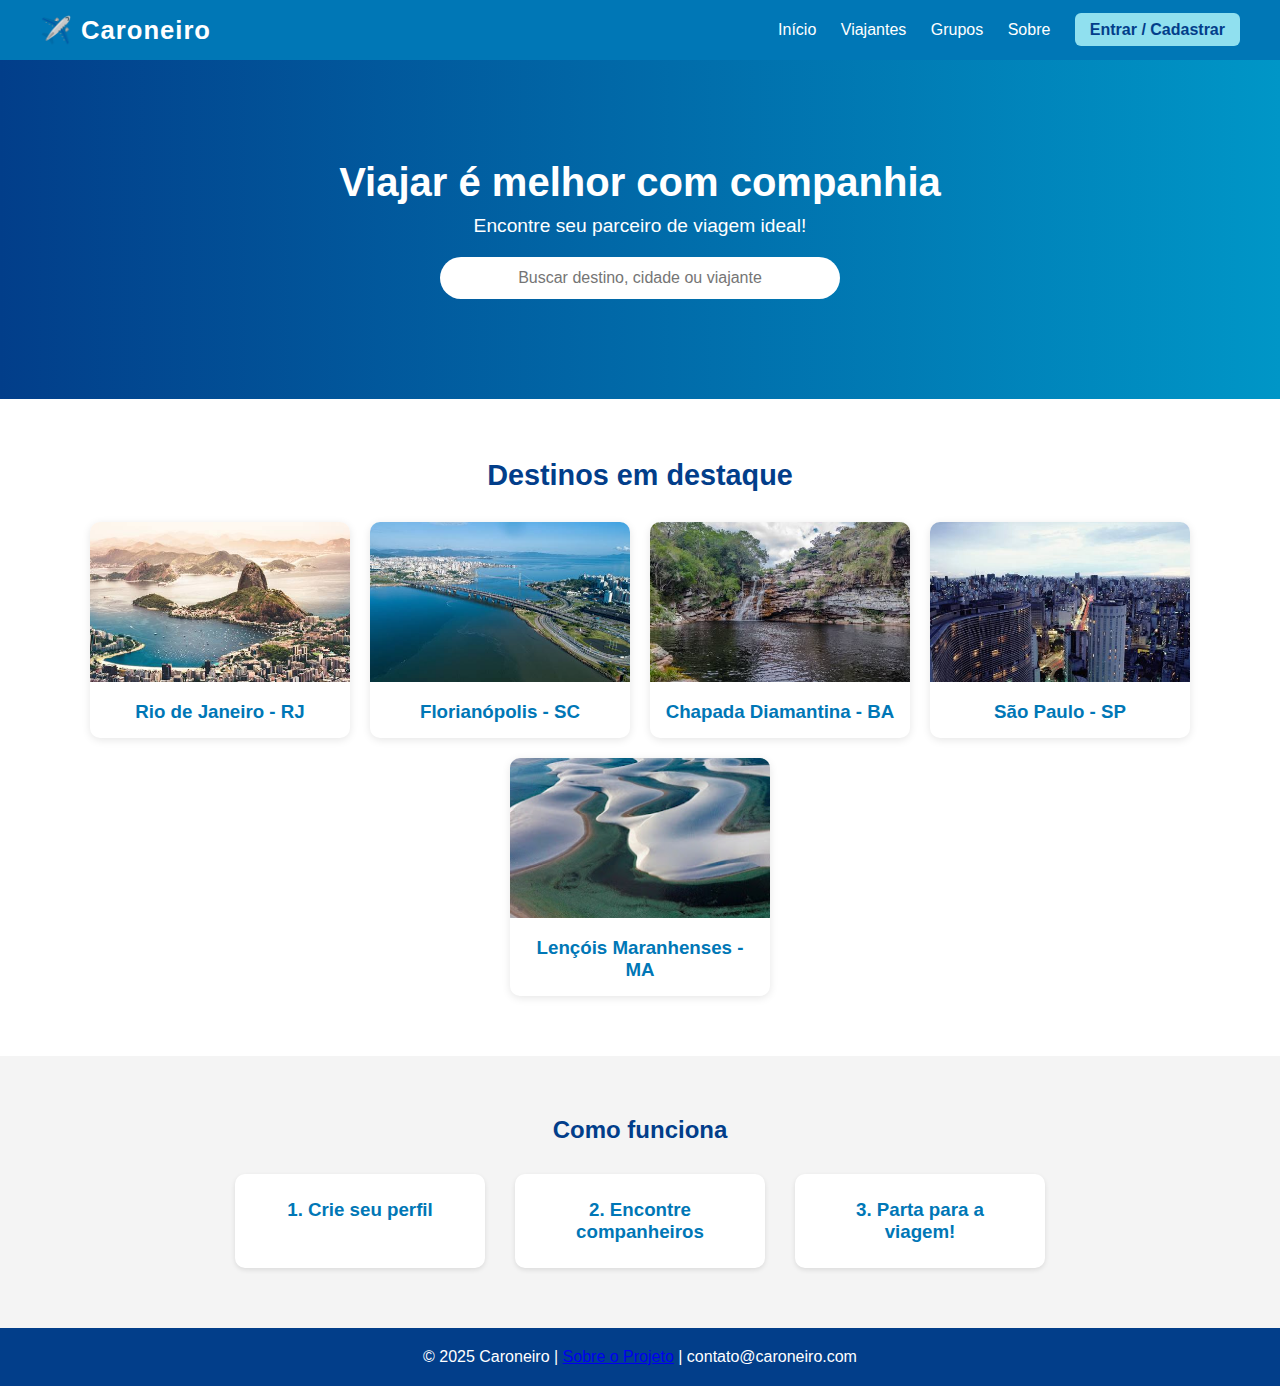
<file: index.html>
<!DOCTYPE html>
<html lang="pt-br">
<head>
  <meta charset="UTF-8">
  <meta name="viewport" content="width=device-width, initial-scale=1.0">
  <title>Caroneiro Encontre sua companhia de viagem</title>
  <link rel="stylesheet" href="css/style.css">
</head>
<body>

  <header>
    <div class="logo">✈️ Caroneiro</div>
    <nav>
      <a href="index.html">Início</a>
      <a href="perfil.html">Viajantes</a>
      <a href="chat.html">Grupos</a>
      <a href="sobre.html">Sobre</a>
      <a href="login.html" class="btn-login" id="loginBtn">Entrar / Cadastrar</a>
    </nav>
  </header>

  <section class="banner">
    <h1>Viajar é melhor com companhia</h1>
    <p>Encontre seu parceiro de viagem ideal!</p>
    <input type="text" id="busca" placeholder="Buscar destino, cidade ou viajante">
  </section>

  <section class="destinos">
    <h2>Destinos em destaque</h2>
    <div class="cards" id="destinosContainer"></div>
  </section>

  <section class="como-funciona">
    <h2>Como funciona</h2>
    <div class="passos">
      <div class="passo"><h3>1. Crie seu perfil</h3></div>
      <div class="passo"><h3>2. Encontre companheiros</h3></div>
      <div class="passo"><h3>3. Parta para a viagem!</h3></div>
    </div>
  </section>

  <footer>
    <p>© 2025 Caroneiro | <a href="sobre.html">Sobre o Projeto</a> | contato@caroneiro.com</p>
  </footer>

  <script src="JavaScript/main.JS"></script>
</body>
</html>
</file>
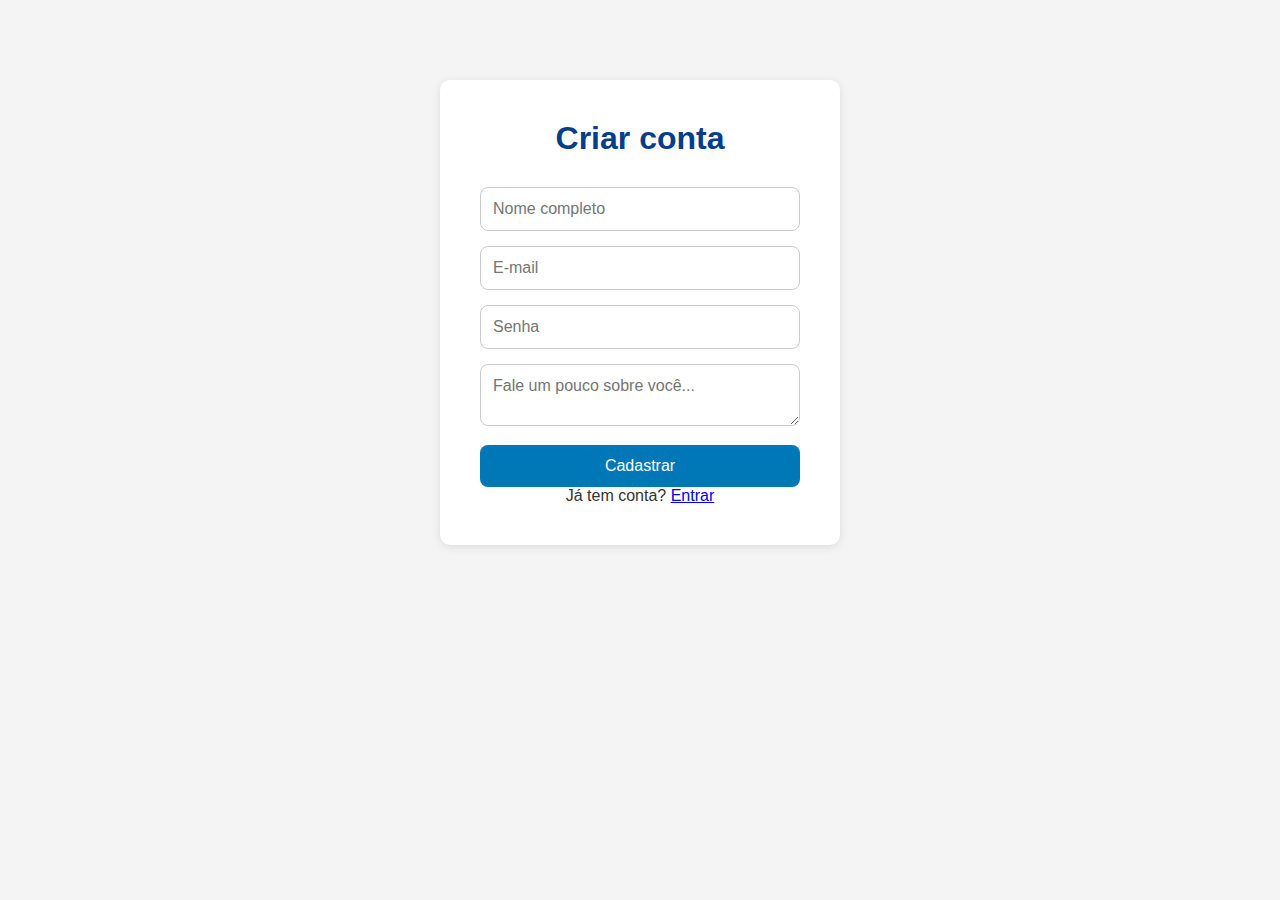
<file: cadastro.html>
<!DOCTYPE html>
<html lang="pt-br">
<head>
  <meta charset="UTF-8">
  <meta name="viewport" content="width=device-width, initial-scale=1.0">
  <title>Cadastro - Caroneiro</title>
  <link rel="stylesheet" href="css/style.css">
</head>
<body>
  <main class="login">
    <h1>Criar conta</h1>
    <input type="text" id="nomeCadastro" placeholder="Nome completo">
    <input type="email" id="emailCadastro" placeholder="E-mail">
    <input type="password" id="senhaCadastro" placeholder="Senha">
    <textarea id="bioCadastro" placeholder="Fale um pouco sobre você..."></textarea>
    <button id="btnCadastrar">Cadastrar</button>
    <p>Já tem conta? <a href="login.html">Entrar</a></p>
  </main>

  <script src="JavaScript/login.js"></script>
</body>
</html>
</file>
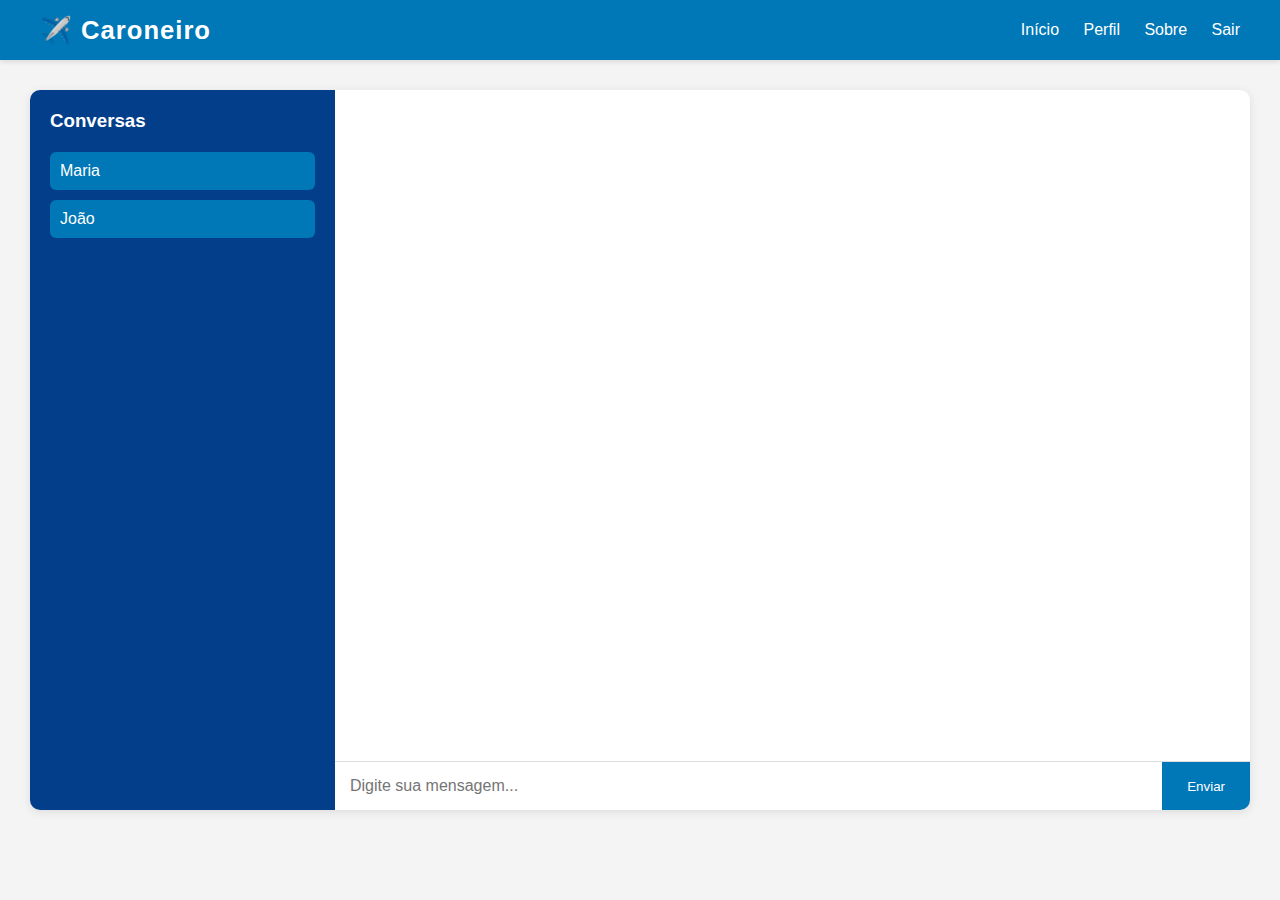
<file: chat.html>
<!DOCTYPE html>
<html lang="pt-br">
<head>
  <meta charset="UTF-8">
  <meta name="viewport" content="width=device-width, initial-scale=1.0">
  <title>Chat Automatico</title>
  <link rel="stylesheet" href="css/style.css">
</head>
<body>

  <header>
    <div class="logo">✈️ Caroneiro</div>
    <nav>
      <a href="index.html">Início</a>
      <a href="perfil.html">Perfil</a>
      <a href="sobre.html">Sobre</a>
      <a href="#" id="logout">Sair</a>
    </nav>
  </header>

  <main class="chat-container">
    <aside class="chat-lista">
      <h3>Conversas</h3>
      <ul>
        <li>Maria</li>
        <li>João</li>
      </ul>
    </aside>

    <section class="chat-area">
      <div id="chatBox" class="chat-box"></div>
      <div class="input-area">
        <input type="text" id="msgInput" placeholder="Digite sua mensagem...">
        <button id="enviarBtn">Enviar</button>
      </div>
    </section>
  </main>

  <script src="JavaScript/chat.js"></script>
</body>
</html>
</file>
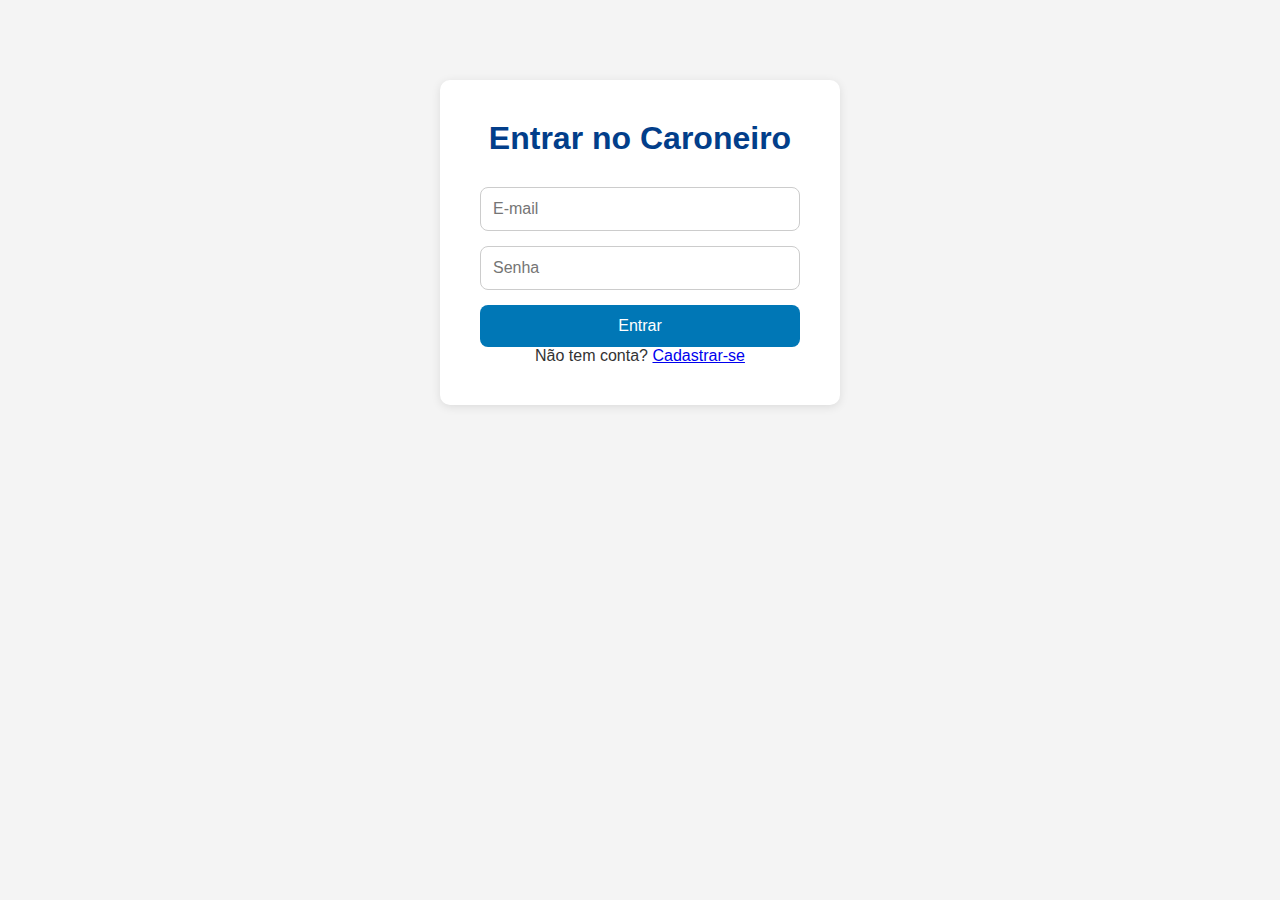
<file: login.html>
<!DOCTYPE html>
<html lang="pt-br">
<head>
  <meta charset="UTF-8">
  <meta name="viewport" content="width=device-width, initial-scale=1.0">
  <title>Login - Caroneiro</title>
  <link rel="stylesheet" href="css/style.css">
</head>
<body>
  <main class="login">
    <h1>Entrar no Caroneiro</h1>
    <input type="email" id="emailLogin" placeholder="E-mail">
    <input type="password" id="senhaLogin" placeholder="Senha">
    <button id="btnEntrar">Entrar</button>
    <p>Não tem conta? <a href="cadastro.html">Cadastrar-se</a></p>
  </main>

  <script src="JavaScript/login.js"></script>
</body>
</html>
</file>
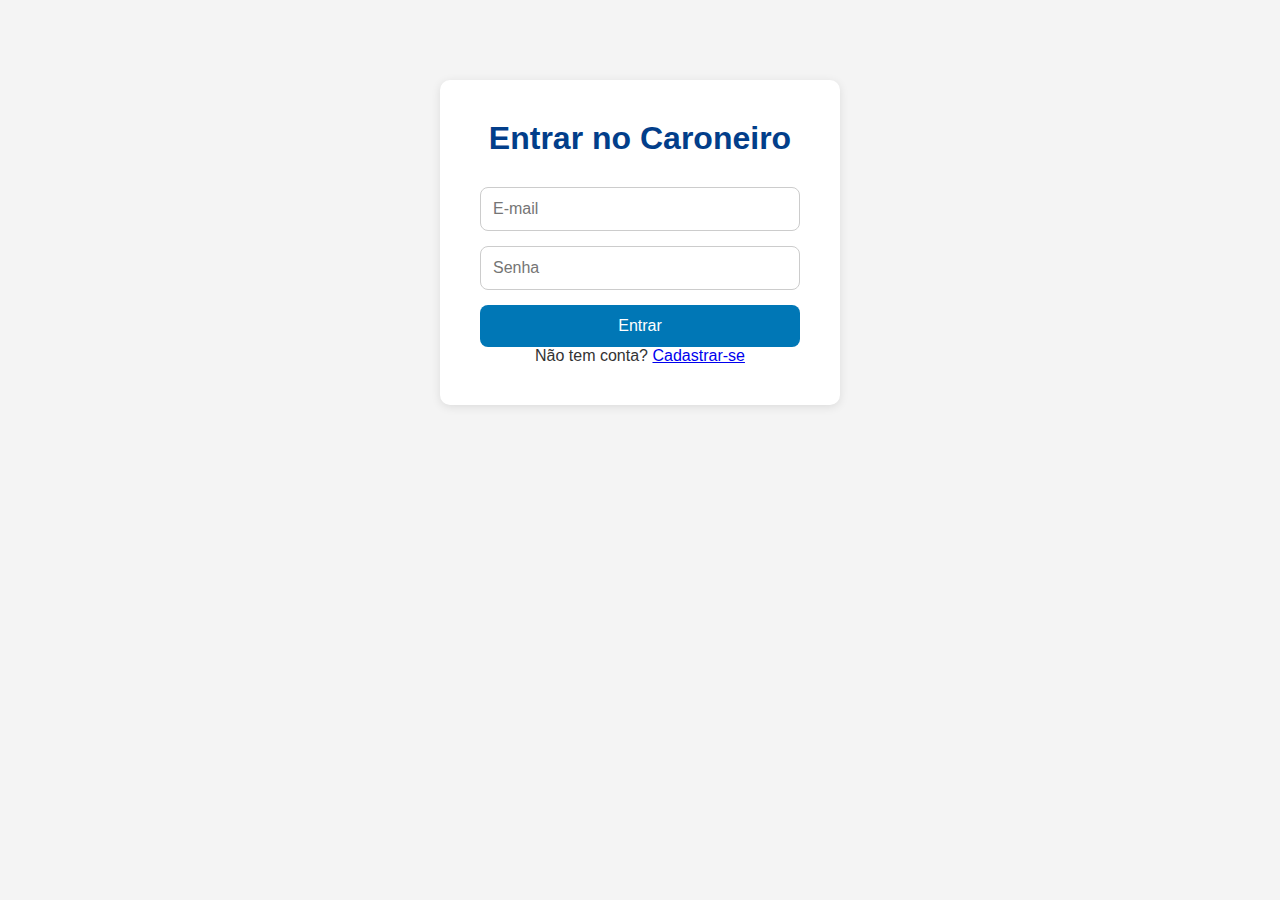
<file: perfil.html>
<!DOCTYPE html>
<html lang="pt-br">
<head>
  <meta charset="UTF-8">
  <meta name="viewport" content="width=device-width, initial-scale=1.0">
  <title>Perfil do User</title>
  <link rel="stylesheet" href="css/style.css">
</head>
<body>
  <header>
    <div class="logo">✈️ Caroneiro</div>
    <nav>
      <a href="index.html">Início</a>
      <a href="chat.html">Chat</a>
      <a href="sobre.html">Sobre</a>
      <a href="#" id="logout">Sair</a>
    </nav>
  </header>

  <main class="perfil">
    <div class="perfil-header">
      <img id="fotoPerfil" src="img/free-user-icon-3296-thumb.png" alt="Foto de perfil">
      <h2 id="nomeUsuario"></h2>
    </div>
    <p id="bio"></p>

    <section class="viagens">
      <h3>Suas viagens</h3>
      <ul id="listaViagens">
        <li>Rio de Janeiro - Janeiro/2025</li>
        <li>Gramado - Março/2025</li>
      </ul>
    </section>

    <div class="botoes">
      <button>Adicionar como amigo</button>
      <button onclick="window.location='chat.html'">Enviar mensagem</button>
    </div>

    <section class="avaliacoes">
      <h3>Avaliações</h3>
      <p>⭐⭐⭐⭐⭐ "Ótimo companheiro de viagem!"</p>
    </section>
  </main>

  <script src="JavaScript/perfil.js"></script>
</body>
</html>
</file>
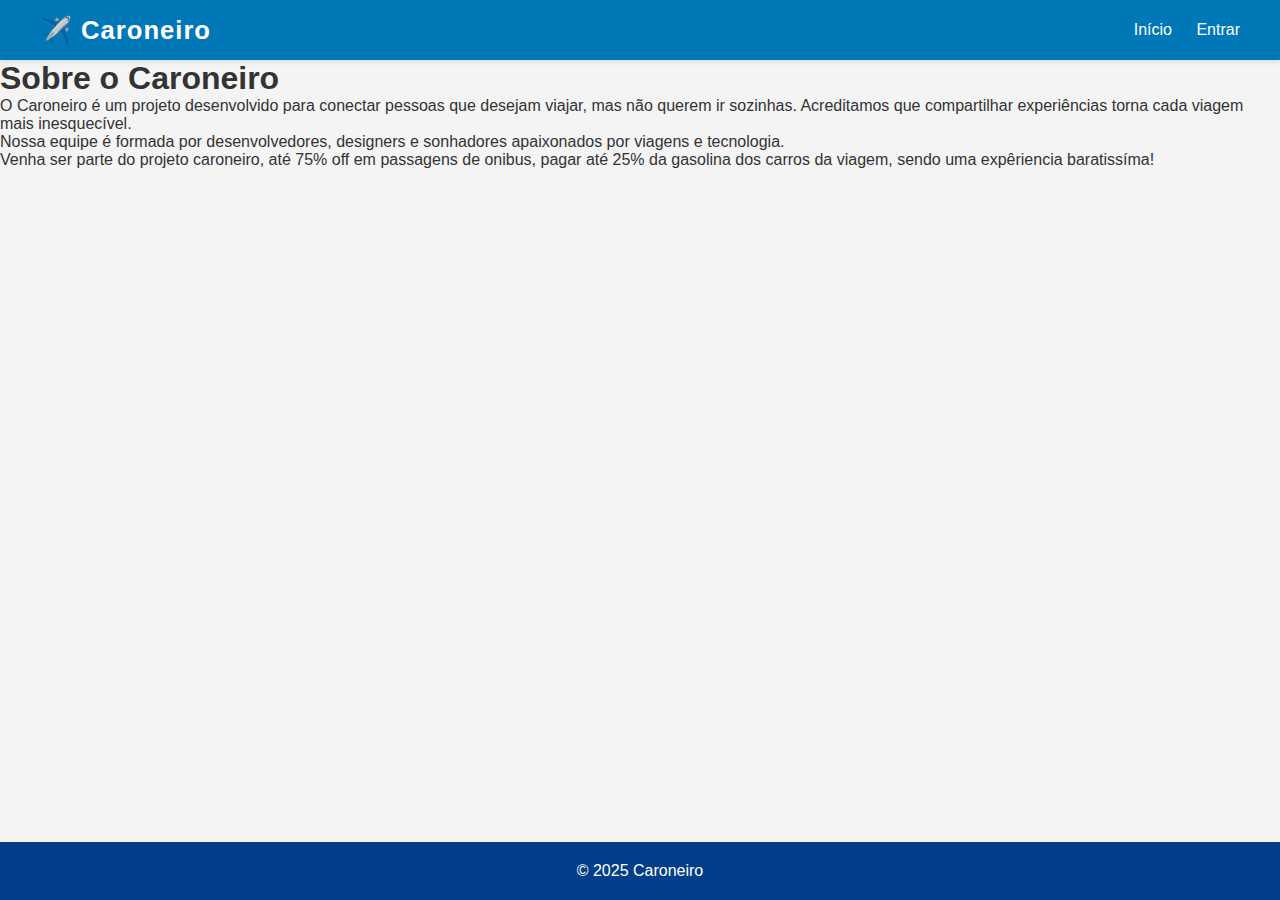
<file: sobre.html>
<!DOCTYPE html>
<html lang="pt-br">
<head>
  <meta charset="UTF-8">
  <meta name="viewport" content="width=device-width, initial-scale=1.0">
  <title>Sobre o Projeto - Caroneiro</title>
  <link rel="stylesheet" href="css/style.css">
</head>
<body>

  <header>
    <div class="logo">✈️ Caroneiro</div>
    <nav>
      <a href="index.html">Início</a>
      <a href="login.html">Entrar</a>
    </nav>
  </header>

  <main class="sobre">
    <h1>Sobre o Caroneiro</h1>
    <p>O Caroneiro é um projeto desenvolvido para conectar pessoas que desejam viajar, mas não querem ir sozinhas. Acreditamos que compartilhar experiências torna cada viagem mais inesquecível.</p>
    <p>Nossa equipe é formada por desenvolvedores, designers e sonhadores apaixonados por viagens e tecnologia.<br> Venha ser parte do projeto caroneiro, até 75% off em passagens de onibus, pagar até 25% da gasolina dos carros da viagem, sendo uma expêriencia baratissíma!</p>
  </main>

  <footer>
    <p>© 2025 Caroneiro</p>
  </footer>

</body>
</html>
</file>
<file: css/style.css>
* {
  --azul-principal: #0077b6;
  --azul-secundario: #0096c7;
  --azul-claro: #90e0ef;
  --azul-escuro: #023e8a;
  --branco: #ffffff;
  --cinza: #f4f4f4;
  --texto: #333333;
  --sombra: rgba(0, 0, 0, 0.1);

  box-sizing: border-box;
  margin: 0;
  padding: 0;
  font-family: 'Poppins', sans-serif;
}

body {
  background-color: var(--cinza);
  color: var(--texto);
  min-height: 100vh;
  display: flex;
  flex-direction: column;
}

header {
  background: var(--azul-principal);
  color: var(--branco);
  display: flex;
  justify-content: space-between;
  align-items: center;
  padding: 15px 40px;
  box-shadow: 0 2px 5px var(--sombra);
}

.logo {
  font-size: 1.6em;
  font-weight: 700;
  letter-spacing: 1px;
}

nav a {
  color: var(--branco);
  text-decoration: none;
  margin-left: 20px;
  font-weight: 500;
  transition: 0.3s;
}

nav a:hover {
  color: var(--azul-claro);
}

.btn-login {
  background: var(--azul-claro);
  color: var(--azul-escuro);
  padding: 8px 15px;
  border-radius: 6px;
  font-weight: 600;
}

.btn-login:hover {
  background: var(--branco);
  color: var(--azul-principal);
}

.banner {
  background: linear-gradient(to right, var(--azul-escuro), var(--azul-secundario));
  color: var(--branco);
  text-align: center;
  padding: 100px 20px;
}

.banner h1 {
  font-size: 2.5em;
  margin-bottom: 10px;
}

.banner p {
  font-size: 1.2em;
  margin-bottom: 20px;
}

.banner input {
  padding: 12px 15px;
  width: 80%;
  max-width: 400px;
  border: none;
  border-radius: 30px;
  outline: none;
  font-size: 1em;
  text-align: center;
}

.destinos {
  text-align: center;
  padding: 60px 20px;
  background: var(--branco);
}

.destinos h2 {
  color: var(--azul-escuro);
  margin-bottom: 30px;
  font-size: 1.8em;
}

.cards {
  display: flex;
  flex-wrap: wrap;
  justify-content: center;
  gap: 20px;
}

.card {
  background: var(--branco);
  border-radius: 10px;
  overflow: hidden;
  width: 260px;
  box-shadow: 0 2px 8px var(--sombra);
  transition: 0.3s;
}

.card:hover {
  transform: scale(1.05);
}

.card img {
  width: 100%;
  height: 160px;
  object-fit: cover;
}

.card h3 {
  padding: 15px;
  color: var(--azul-principal);
}

.como-funciona {
  background: var(--cinza);
  text-align: center;
  padding: 60px 20px;
}

.como-funciona h2 {
  color: var(--azul-escuro);
  margin-bottom: 30px;
}

.passos {
  display: flex;
  justify-content: center;
  flex-wrap: wrap;
  gap: 30px;
}

.passo {
  background: var(--branco);
  padding: 25px;
  border-radius: 10px;
  width: 250px;
  box-shadow: 0 2px 5px var(--sombra);
}

.passo h3 {
  color: var(--azul-principal);
}

.login {
  background: var(--branco);
  max-width: 400px;
  margin: 80px auto;
  padding: 40px;
  border-radius: 10px;
  box-shadow: 0 2px 10px var(--sombra);
  text-align: center;
}

.login h1 {
  color: var(--azul-escuro);
  margin-bottom: 30px;
}

.login input, .login textarea {
  width: 100%;
  padding: 12px;
  margin-bottom: 15px;
  border: 1px solid #ccc;
  border-radius: 8px;
  font-size: 1em;
  outline: none;
}

.login button {
  width: 100%;
  padding: 12px;
  background: var(--azul-principal);
  color: var(--branco);
  border: none;
  border-radius: 8px;
  cursor: pointer;
  font-size: 1em;
  transition: 0.3s;
}

.login button:hover {
  background: var(--azul-secundario);
}

.perfil {
  max-width: 800px;
  margin: 50px auto;
  background: var(--branco);
  padding: 40px;
  border-radius: 10px;
  box-shadow: 0 2px 10px var(--sombra);
}

.perfil-header {
  display: flex;
  align-items: center;
  gap: 20px;
  margin-bottom: 20px;
}

.perfil-header img {
  width: 120px;
  height: 120px;
  border-radius: 50%;
  object-fit: cover;
  border: 3px solid var(--azul-claro);
}

.botoes {
  display: flex;
  gap: 10px;
  margin: 20px 0;
}

.botoes button {
  padding: 10px 15px;
  border: none;
  border-radius: 8px;
  background: var(--azul-secundario);
  color: var(--branco);
  cursor: pointer;
  transition: 0.3s;
}

.botoes button:hover {
  background: var(--azul-escuro);
}

.chat-container {
  display: flex;
  height: 80vh;
  margin: 30px;
  border-radius: 10px;
  overflow: hidden;
  box-shadow: 0 2px 10px var(--sombra);
}

.chat-lista {
  width: 25%;
  background: var(--azul-escuro);
  color: var(--branco);
  padding: 20px;
}

.chat-lista h3 {
  margin-bottom: 20px;
}

.chat-lista ul {
  list-style: none;
}

.chat-lista li {
  padding: 10px;
  background: var(--azul-principal);
  margin-bottom: 10px;
  border-radius: 6px;
  cursor: pointer;
  transition: 0.3s;
}

.chat-lista li:hover {
  background: var(--azul-secundario);
}

.chat-area {
  flex: 1;
  display: flex;
  flex-direction: column;
  background: var(--branco);
}

.chat-box {
  flex: 1;
  padding: 20px;
  overflow-y: auto;
}

.msg {
  background: var(--azul-claro);
  color: var(--azul-escuro);
  padding: 10px 15px;
  border-radius: 10px;
  margin-bottom: 10px;
  align-self: flex-start;
  max-width: 70%;
}

.input-area {
  display: flex;
  border-top: 1px solid #ddd;
}

.input-area input {
  flex: 1;
  padding: 15px;
  border: none;
  outline: none;
  font-size: 1em;
}

.input-area button {
  background: var(--azul-principal);
  color: var(--branco);
  border: none;
  padding: 15px 25px;
  cursor: pointer;
  transition: 0.3s;
}

.input-area button:hover {
  background: var(--azul-secundario);
}

footer {
  background: var(--azul-escuro);
  color: var(--branco);
  text-align: center;
  padding: 20px;
  margin-top: auto;
}

@media (max-width: 768px) {
  header {
    flex-direction: column;
    text-align: center;
  }

  nav a {
    display: inline-block;
    margin: 10px 5px;
  }

  .chat-container {
    flex-direction: column;
  }

  .chat-lista {
    width: 100%;
  }

  .chat-area {
    height: 60vh;
  }
}
</file>
